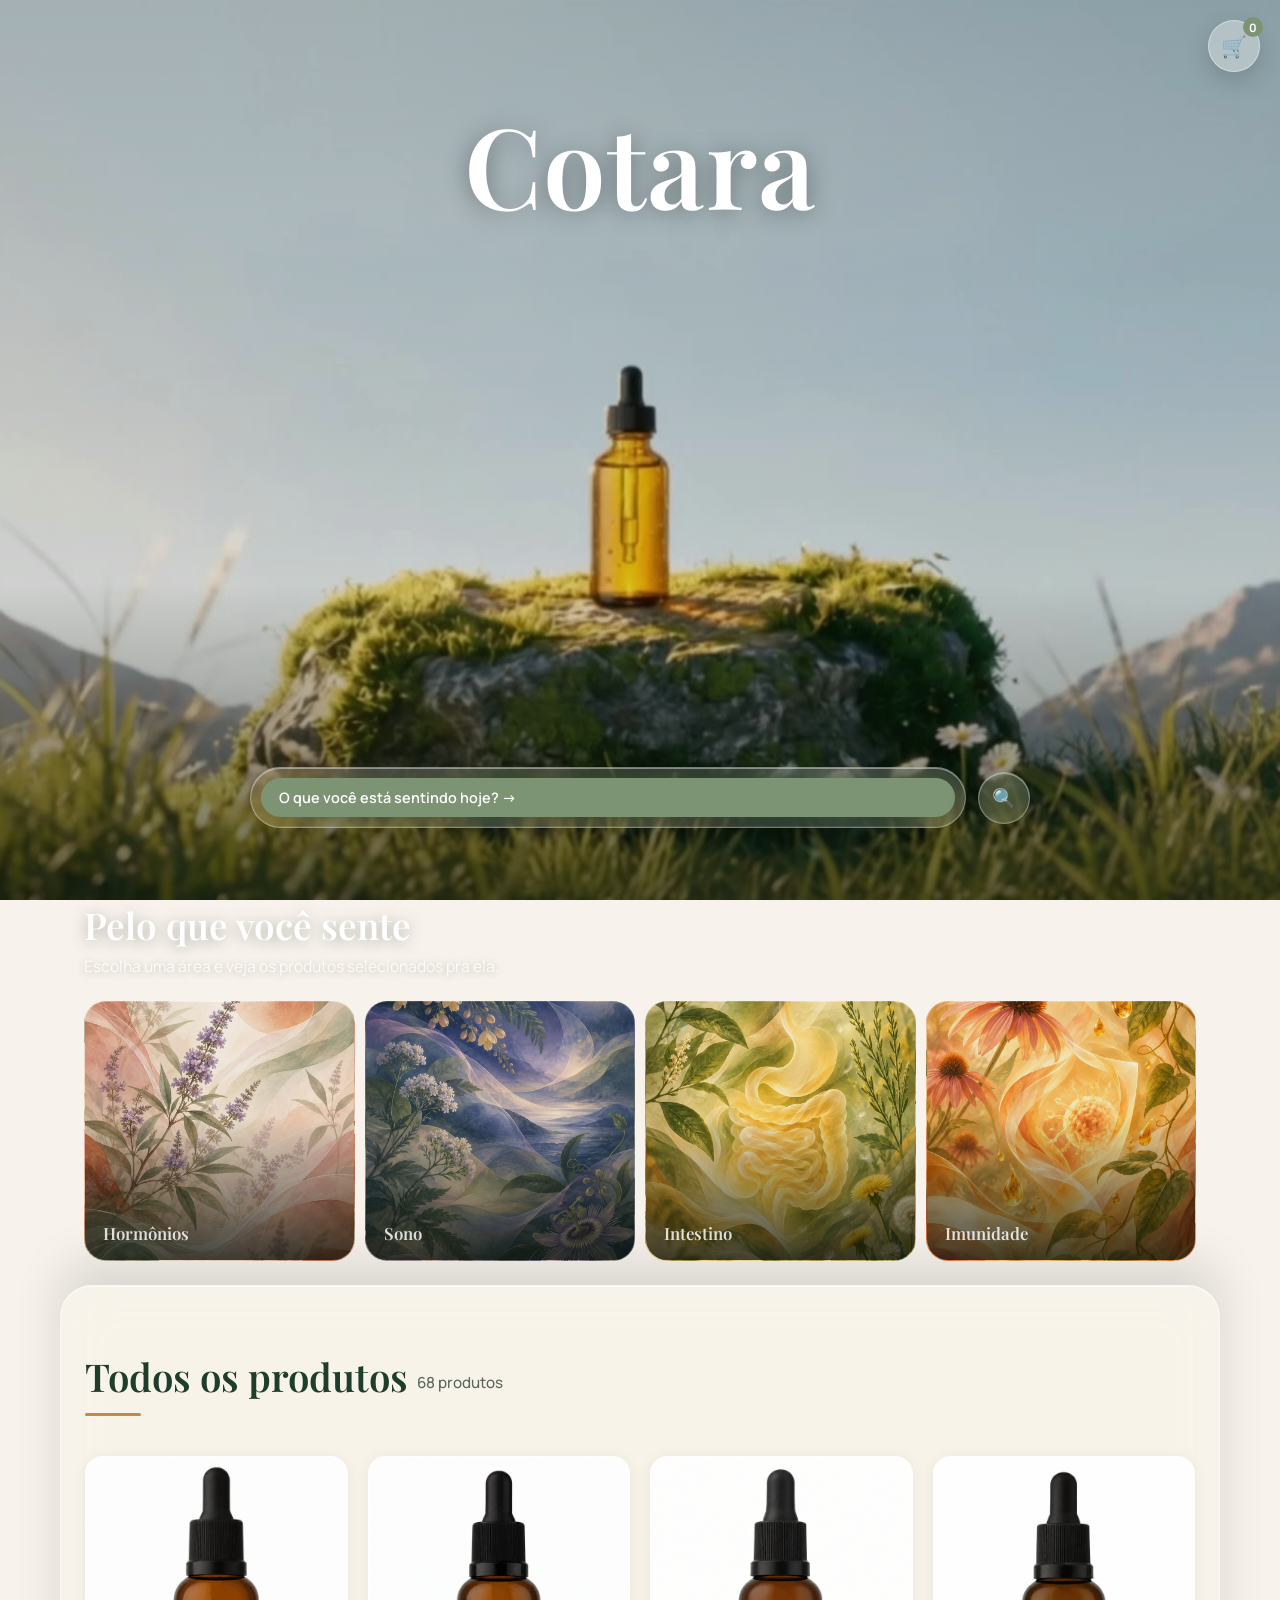
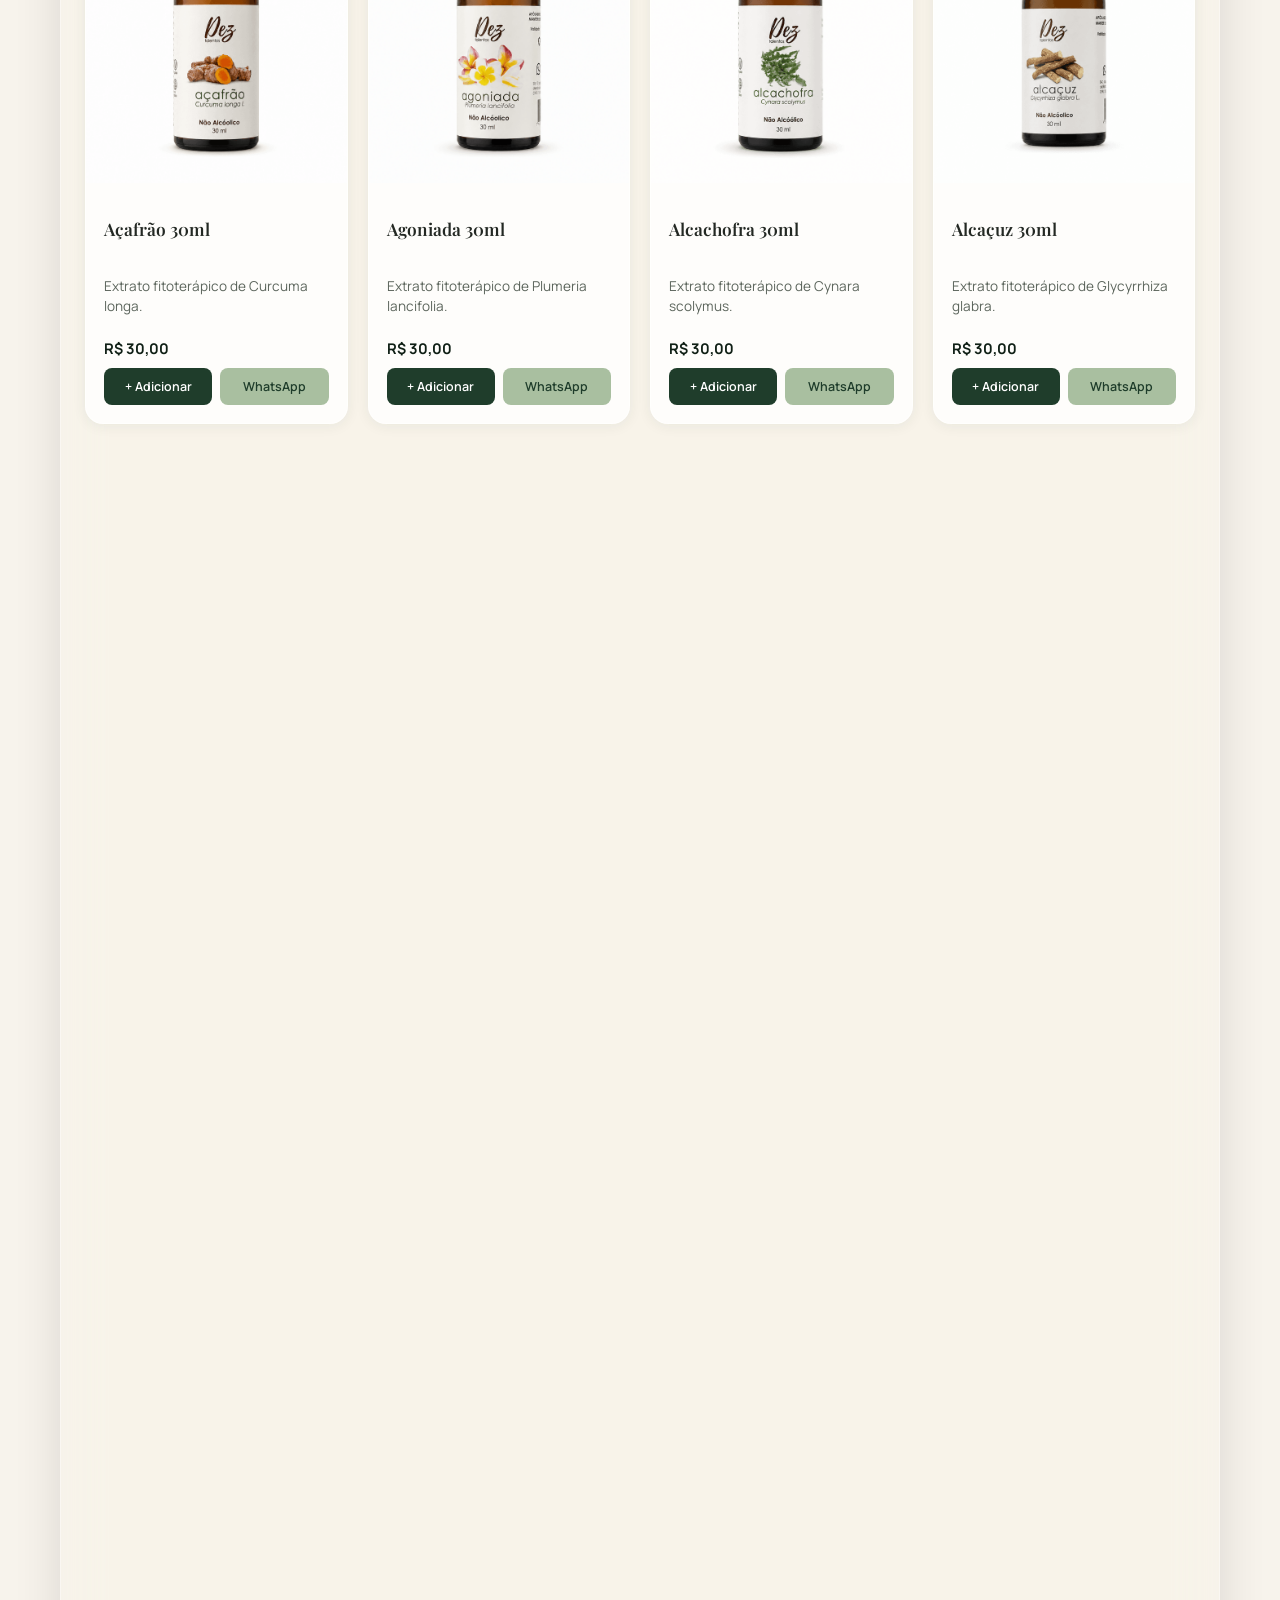
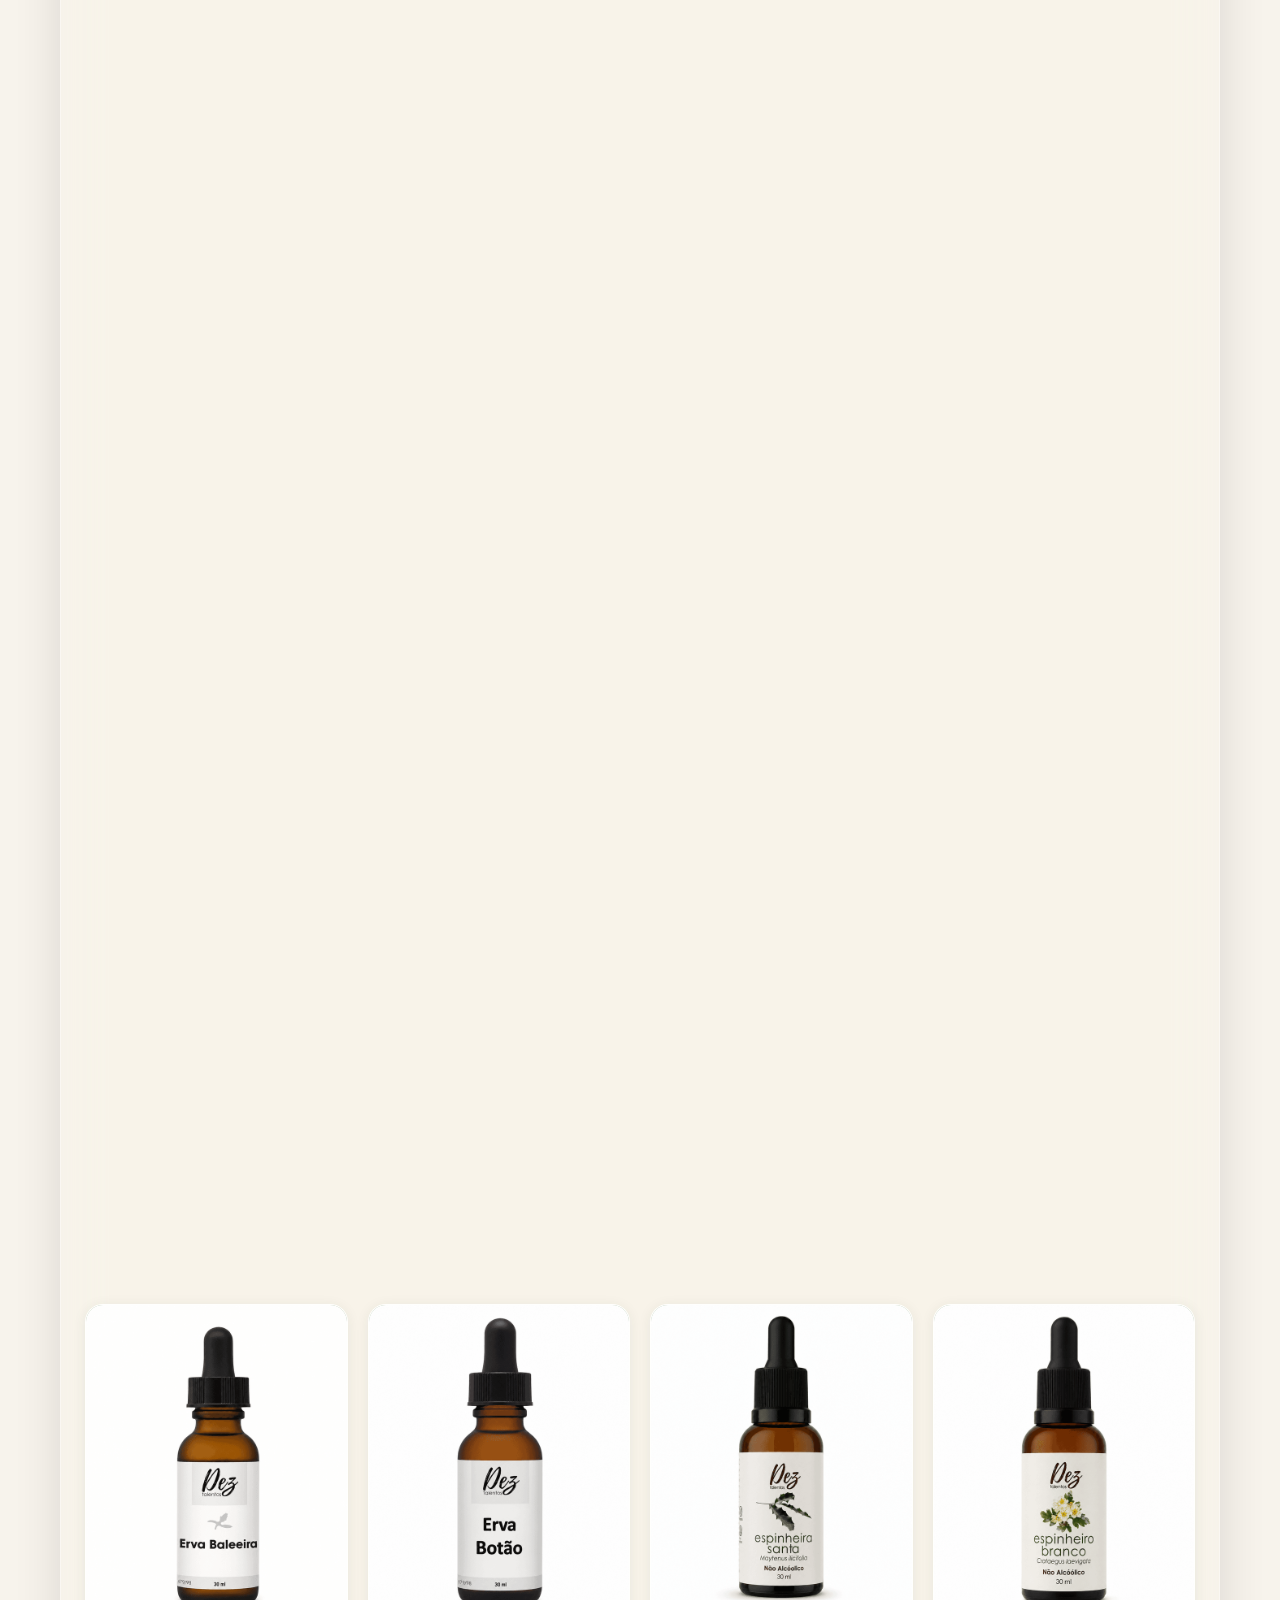
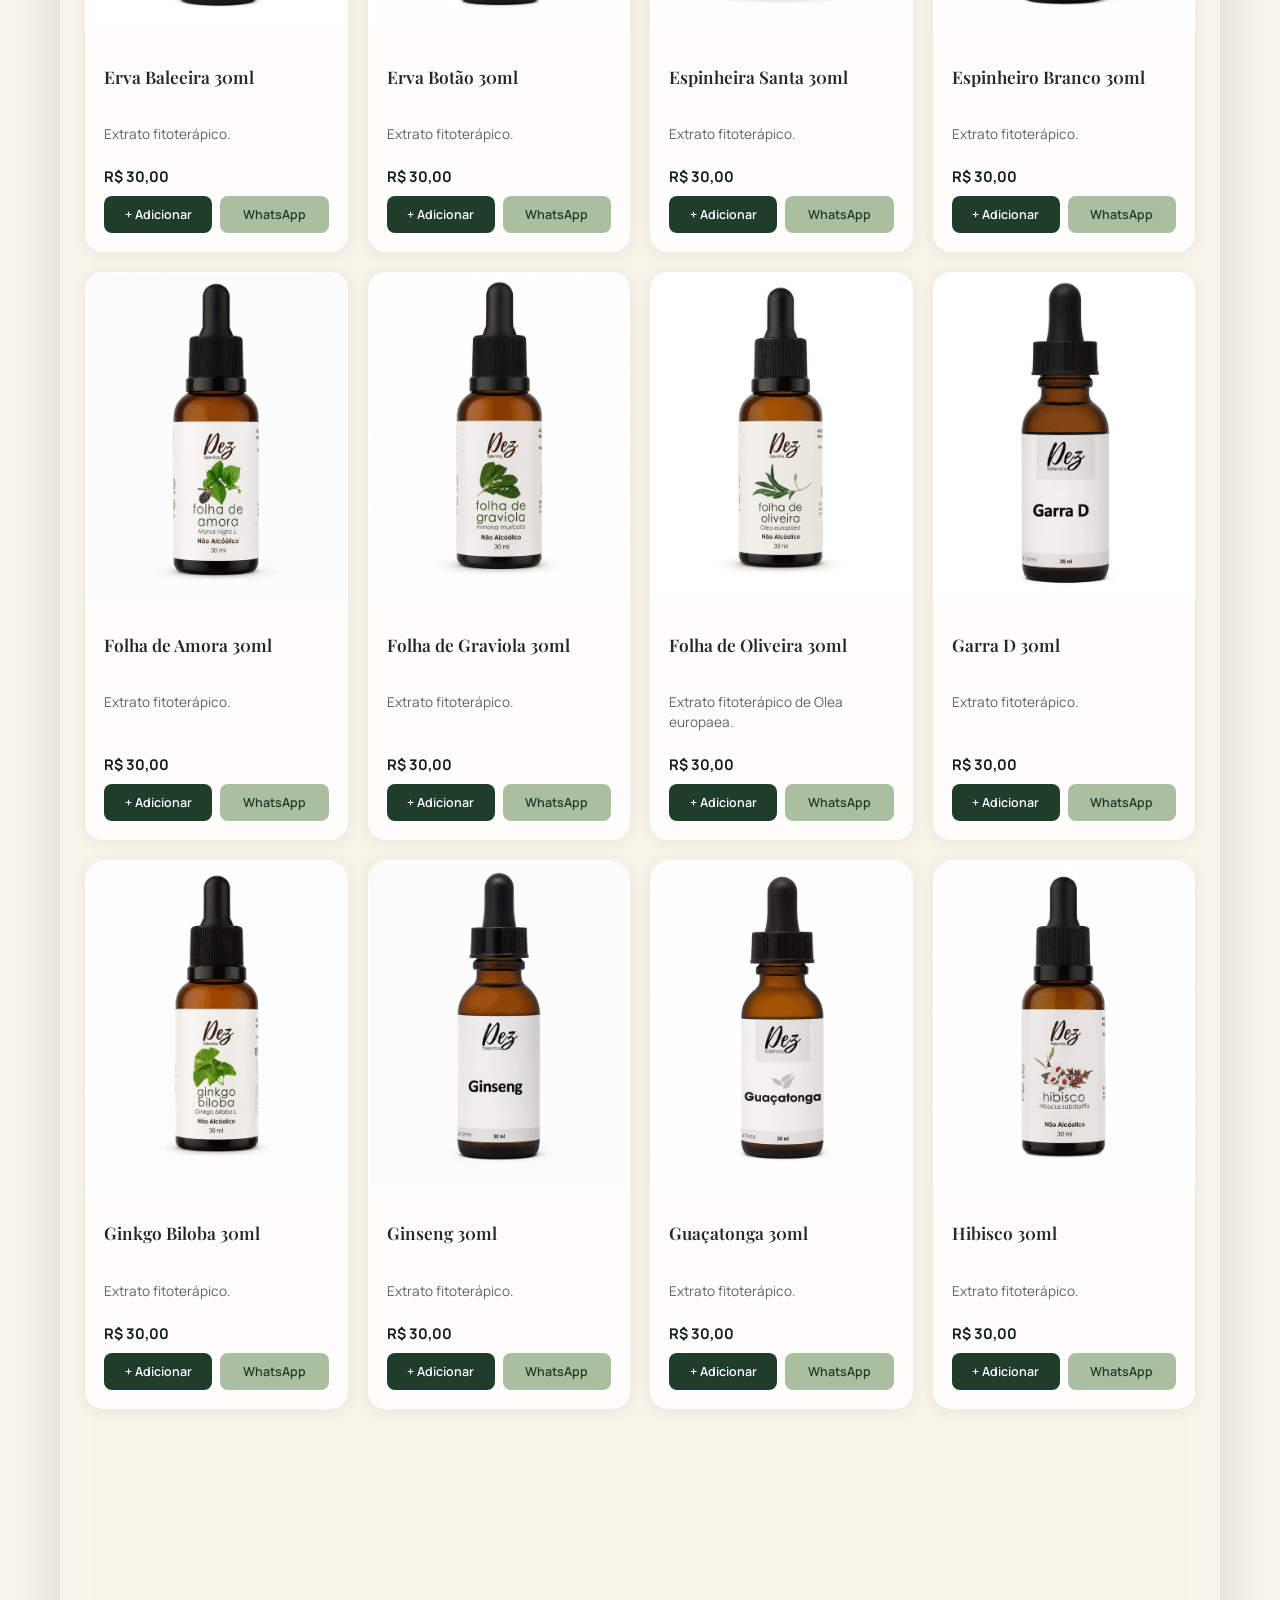
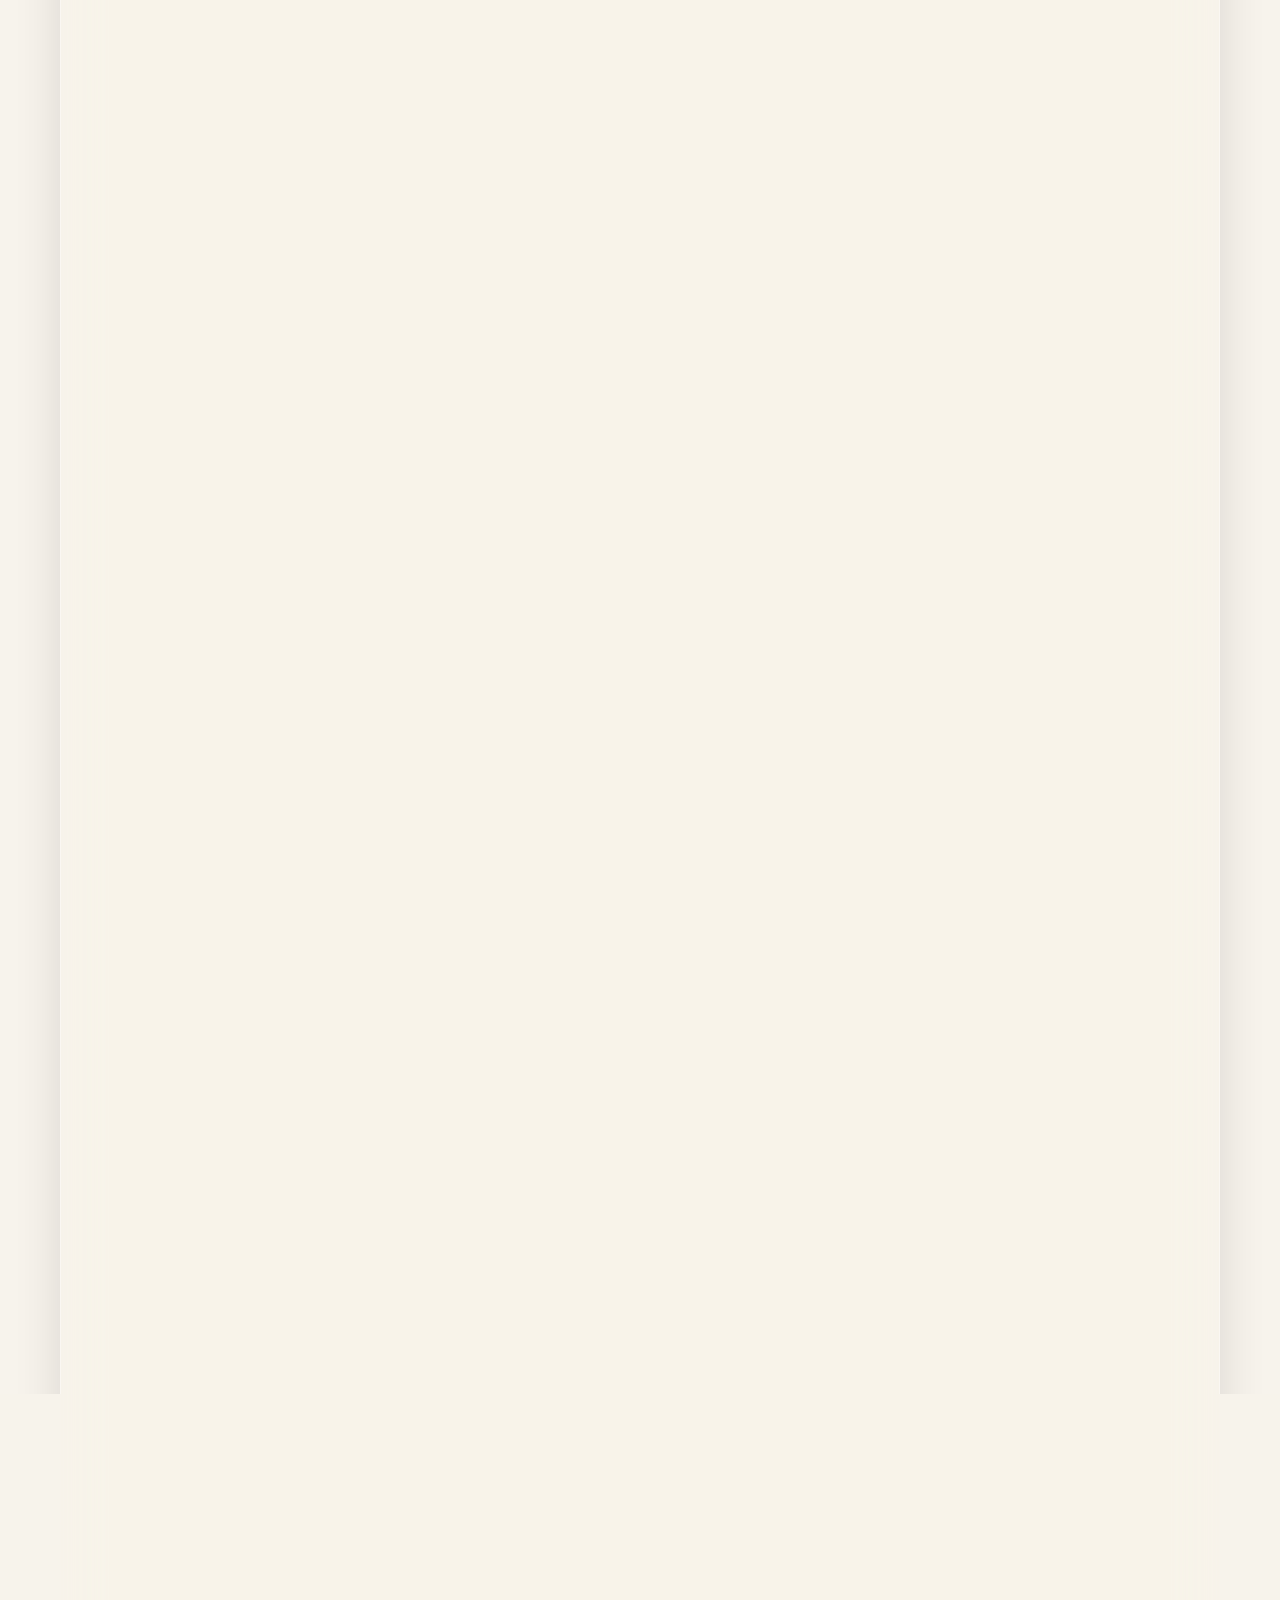
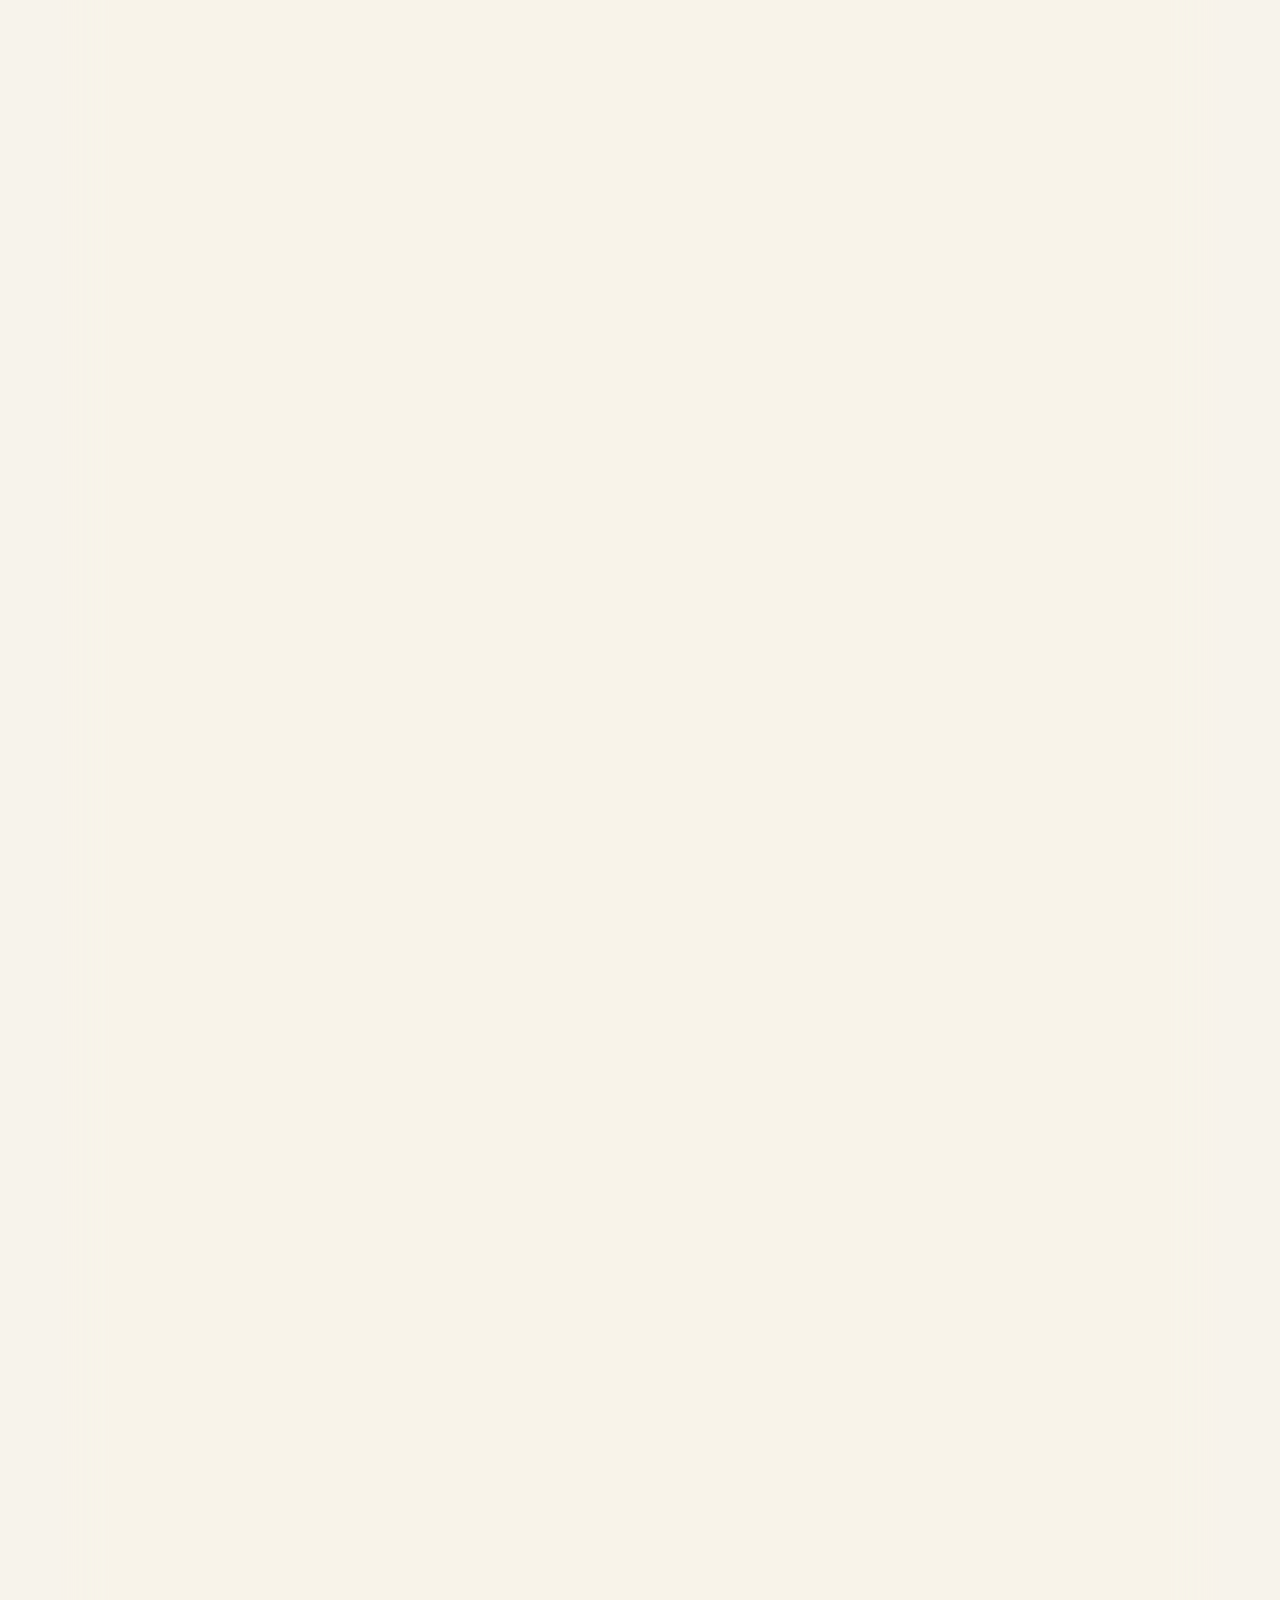
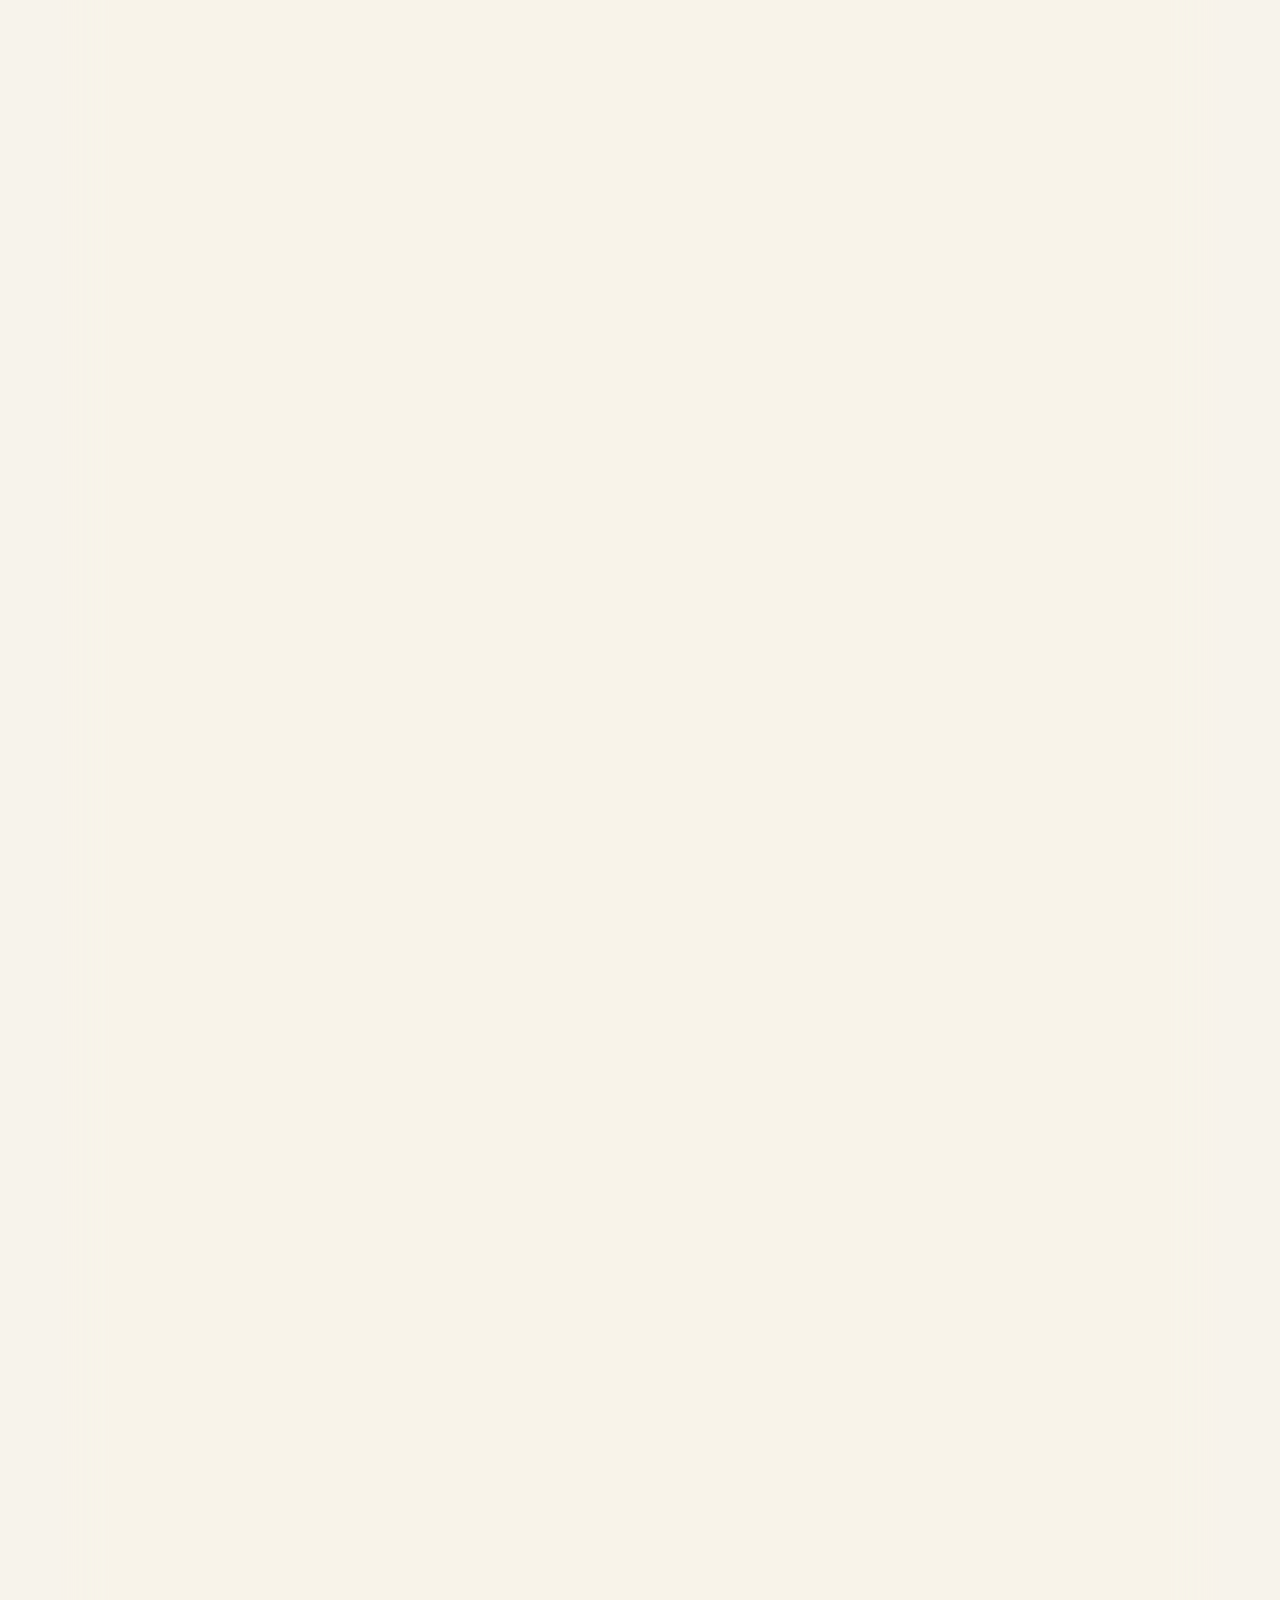
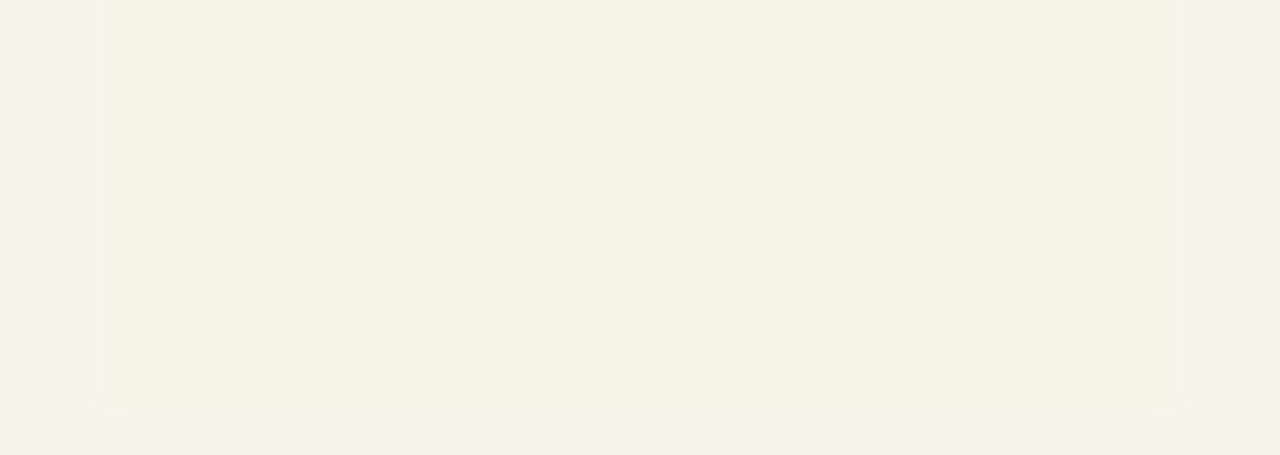
<file: index.html>
<!DOCTYPE html>
<html lang="pt-BR">
<head>
  <meta charset="UTF-8">
  <meta name="viewport" content="width=device-width, initial-scale=1.0">
  <meta name="description" content="Bem-estar, do jeito que a natureza pretendia.">
  <title>Cotara - Catálogo</title>
  <link rel="preconnect" href="https://fonts.googleapis.com">
  <link rel="preconnect" href="https://fonts.gstatic.com" crossorigin>
  <link href="https://fonts.googleapis.com/css2?family=Playfair+Display:wght@500;600&family=Manrope:wght@400;500;600;700&display=swap" rel="stylesheet">
  <link rel="stylesheet" href="css/style.css">
</head>
<body>

  <div class="site-fundo" id="site-fundo" aria-hidden="true">
    <video class="hero__img" src="design-references/hero-video.mp4" poster="design-references/hero-video-poster.jpg" muted loop playsinline preload="auto"></video>
    <div class="hero__overlay"></div>
    <div class="hero__veu" id="hero-veu"></div>
  </div>

  <div class="hero-primeiro-plano">
    <div class="hero__content">
      <h1 class="hero__headline">Cotara</h1>
    </div>

    <div class="hero-busca-grupo">
      <nav class="pill-nav" aria-label="Navegação principal">
        <button class="pill-nav__item pill-nav__item--cta" type="button" id="cta-sintoma">O que você está sentindo hoje? →</button>
      </nav>
      <button class="busca-fab" id="busca-fab" type="button" aria-label="Pesquisar produtos">🔍</button>
    </div>
  </div>

  <section class="categorias" aria-label="Categorias em destaque">
    <div class="categorias__cabeca">
      <h2 class="categorias__titulo">Pelo que você sente</h2>
      <p class="categorias__legenda">Escolha uma área e veja os produtos selecionados pra ela.</p>
    </div>
    <div class="categorias__paineis">
      <button class="categoria-painel" type="button" data-slug="hormonios" style="background-image:url('design-references/hormonio-card-otimizado.jpg')">
        <span class="categoria-painel__rotulo">Hormônios</span>
      </button>
      <button class="categoria-painel" type="button" data-slug="sono-ansiedade" style="background-image:url('design-references/sono-card-otimizado.jpg')">
        <span class="categoria-painel__rotulo">Sono</span>
      </button>
      <button class="categoria-painel" type="button" data-slug="intestino-digestao" style="background-image:url('design-references/intestino-card-otimizado.jpg')">
        <span class="categoria-painel__rotulo">Intestino</span>
      </button>
      <button class="categoria-painel" type="button" data-slug="imunidade-garganta" style="background-image:url('design-references/imunidade-card-otimizado.jpg')">
        <span class="categoria-painel__rotulo">Imunidade</span>
      </button>
    </div>
  </section>

  <section class="produtos" id="produtos">
    <h2 class="produtos__titulo">Todos os produtos</h2>
    <div class="produtos__lista" id="produtos-grid">
      <!-- preenchido via js/app.js a partir de js/produtos.js -->
    </div>
  </section>

  <div class="modal-overlay" id="modal-overlay" hidden>
    <div class="modal" id="modal-sintoma" role="dialog" aria-modal="true" aria-labelledby="modal-titulo" tabindex="-1">
      <button class="modal__fechar" id="modal-fechar" type="button" aria-label="Fechar">×</button>
      <h2 id="modal-titulo" class="modal__titulo">O que você está sentindo hoje?</h2>

      <div class="modal__corpo">
        <div class="wireframe-wrap" id="wireframe-wrap">
          <img class="wireframe__figura" id="wireframe-figura" src="design-references/wireframe-corpo-otimizado.png" alt="Silhueta em wireframe de um corpo humano, usada pra selecionar a região do sintoma" draggable="false">
          <div class="hotspots" id="hotspots"><!-- gerado via js/app.js --></div>
        </div>

        <ul class="sintomas-lista" id="sintomas-lista"><!-- gerado via js/app.js --></ul>
      </div>

      <button class="modal__confirmar" id="modal-confirmar" type="button" disabled>Ver produtos →</button>
    </div>
  </div>

  <div class="modal-overlay" id="busca-overlay" hidden>
    <div class="modal modal--busca" id="busca-modal" role="dialog" aria-modal="true" aria-labelledby="busca-titulo" tabindex="-1">
      <button class="modal__fechar" id="busca-fechar" type="button" aria-label="Fechar">×</button>
      <h2 id="busca-titulo" class="modal__titulo">Pesquisar produtos</h2>

      <div class="busca-campo-wrap">
        <span class="busca-campo__icone" aria-hidden="true">🔍</span>
        <input type="search" id="busca-input" class="busca-campo" placeholder="Ex.: intestino, óleos essenciais, própolis..." autocomplete="off" aria-label="Pesquisar produtos por nome, categoria ou sintoma">
      </div>

      <p class="busca-dica" id="busca-dica">Digite pelo menos 2 letras para buscar por nome, categoria ou sintoma.</p>
      <p class="busca-vazio" id="busca-vazio" hidden></p>
      <div class="produtos__lista busca-resultados" id="busca-resultados"></div>
    </div>
  </div>

  <div class="modal-overlay" id="produto-overlay" hidden>
    <div class="modal modal--produto" id="produto-modal" role="dialog" aria-modal="true" aria-labelledby="produto-titulo" tabindex="-1">
      <button class="modal__fechar" id="produto-fechar" type="button" aria-label="Fechar">×</button>
      <div class="produto-detalhe">
        <div class="produto-detalhe__img" id="produto-detalhe-img"></div>
        <div class="produto-detalhe__corpo">
          <h2 id="produto-titulo" class="produto-detalhe__nome"></h2>
          <span class="produto-detalhe__preco" id="produto-detalhe-preco"></span>
          <p class="produto-detalhe__desc" id="produto-detalhe-desc"></p>
          <button class="produto-detalhe__desc-toggle" id="produto-detalhe-desc-toggle" type="button" hidden>Ler descrição completa</button>
          <div class="produto-detalhe__acoes">
            <button class="entrada__add" id="produto-detalhe-add" type="button">Adicionar ao carrinho</button>
            <button class="entrada__whats" id="produto-detalhe-whats" type="button">Comprar no WhatsApp</button>
          </div>
        </div>
      </div>
    </div>
  </div>

  <button class="cart-fab" id="cart-fab" type="button" aria-label="Ver carrinho">
    🛒<span class="cart-fab__badge" id="cart-badge">0</span>
  </button>

  <div class="cart-overlay" id="cart-overlay" hidden>
    <aside class="cart-painel" id="cart-painel" role="dialog" aria-modal="true" aria-labelledby="cart-titulo" tabindex="-1">
      <div class="cart-painel__cabeca">
        <h2 id="cart-titulo" class="cart-painel__titulo">🛒 Seu carrinho</h2>
        <button class="cart-fechar" id="cart-fechar" type="button" aria-label="Fechar carrinho">×</button>
      </div>

      <div class="cart-itens" id="cart-itens"></div>

      <div class="cart-painel__rodape">
        <div class="cart-linha-total"><span>Total de itens</span><span id="cart-total-itens">0</span></div>
        <div class="cart-linha-total"><span>Total</span><span id="cart-total-valor">R$ 0,00</span></div>
        <button class="cart-checkout" id="cart-checkout" type="button" disabled>Finalizar pedido via WhatsApp</button>
      </div>
    </aside>
  </div>

  <div class="toast" id="toast">✅ Produto adicionado ao carrinho!</div>

  <script src="js/produtos.js"></script>
  <script src="js/areas-corpo.js"></script>
  <script src="js/app.js"></script>
</body>
</html>
</file>
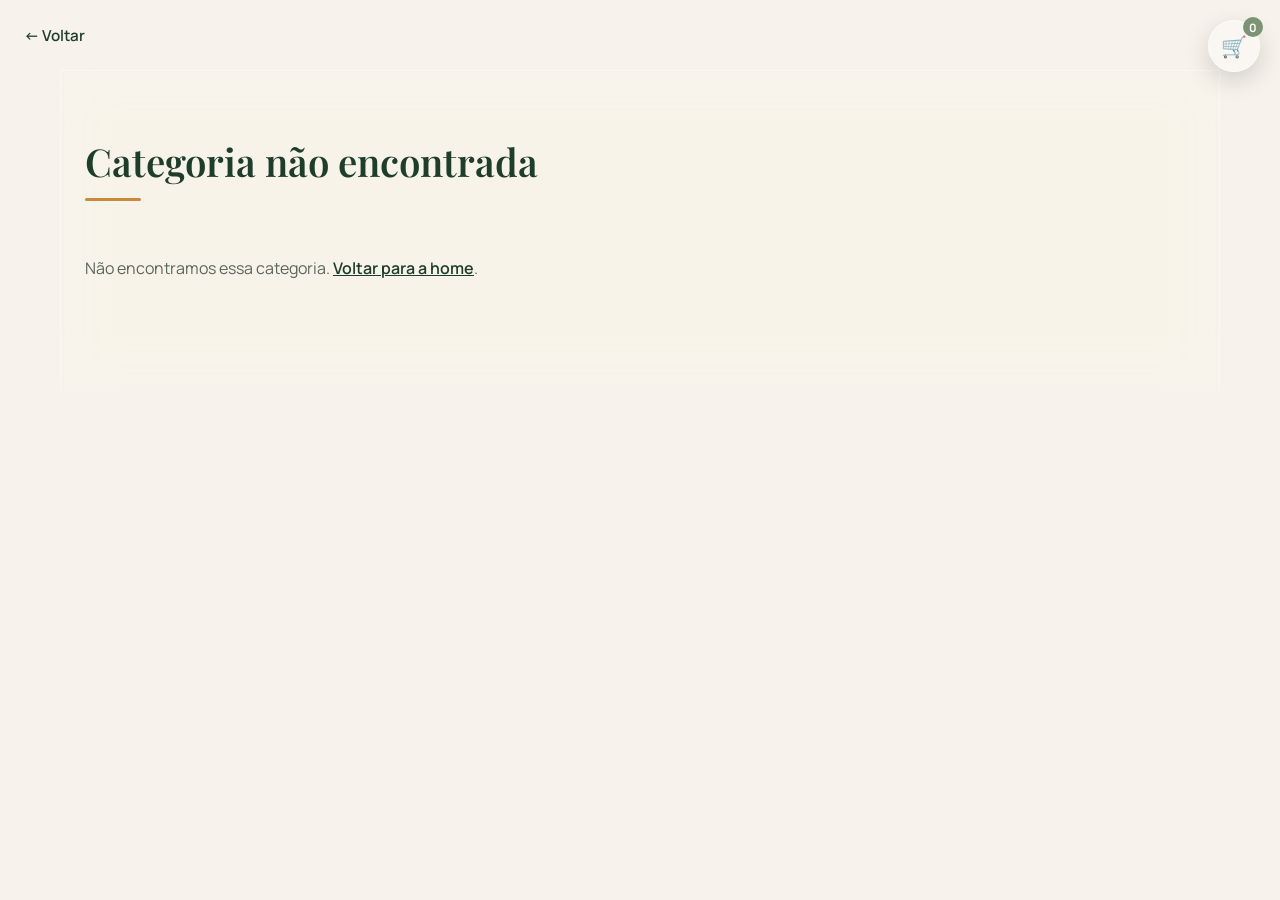
<file: categoria.html>
<!DOCTYPE html>
<html lang="pt-BR">
<head>
  <meta charset="UTF-8">
  <meta name="viewport" content="width=device-width, initial-scale=1.0">
  <title>Cotara - Categoria</title>
  <link rel="preconnect" href="https://fonts.googleapis.com">
  <link rel="preconnect" href="https://fonts.gstatic.com" crossorigin>
  <link href="https://fonts.googleapis.com/css2?family=Playfair+Display:wght@500;600&family=Manrope:wght@400;500;600;700&display=swap" rel="stylesheet">
  <link rel="stylesheet" href="css/style.css">
</head>
<body>

  <header class="categoria-header">
    <a class="categoria-header__voltar" href="index.html">← Voltar</a>
  </header>

  <section class="produtos" id="categoria-conteudo">
    <h1 class="produtos__titulo" id="categoria-titulo">Carregando…</h1>
    <p class="categoria__vazio" id="categoria-vazio" hidden></p>
    <div class="produtos__lista" id="categoria-grid">
      <!-- preenchido via js/categoria.js a partir de js/produtos.js -->
    </div>
  </section>

  <div class="modal-overlay" id="produto-overlay" hidden>
    <div class="modal modal--produto" id="produto-modal" role="dialog" aria-modal="true" aria-labelledby="produto-titulo" tabindex="-1">
      <button class="modal__fechar" id="produto-fechar" type="button" aria-label="Fechar">×</button>
      <div class="produto-detalhe">
        <div class="produto-detalhe__img" id="produto-detalhe-img"></div>
        <div class="produto-detalhe__corpo">
          <h2 id="produto-titulo" class="produto-detalhe__nome"></h2>
          <span class="produto-detalhe__preco" id="produto-detalhe-preco"></span>
          <p class="produto-detalhe__desc" id="produto-detalhe-desc"></p>
          <button class="produto-detalhe__desc-toggle" id="produto-detalhe-desc-toggle" type="button" hidden>Ler descrição completa</button>
          <div class="produto-detalhe__acoes">
            <button class="entrada__add" id="produto-detalhe-add" type="button">Adicionar ao carrinho</button>
            <button class="entrada__whats" id="produto-detalhe-whats" type="button">Comprar no WhatsApp</button>
          </div>
        </div>
      </div>
    </div>
  </div>

  <button class="cart-fab" id="cart-fab" type="button" aria-label="Ver carrinho">
    🛒<span class="cart-fab__badge" id="cart-badge">0</span>
  </button>

  <div class="cart-overlay" id="cart-overlay" hidden>
    <aside class="cart-painel" id="cart-painel" role="dialog" aria-modal="true" aria-labelledby="cart-titulo" tabindex="-1">
      <div class="cart-painel__cabeca">
        <h2 id="cart-titulo" class="cart-painel__titulo">🛒 Seu carrinho</h2>
        <button class="cart-fechar" id="cart-fechar" type="button" aria-label="Fechar carrinho">×</button>
      </div>

      <div class="cart-itens" id="cart-itens"></div>

      <div class="cart-painel__rodape">
        <div class="cart-linha-total"><span>Total de itens</span><span id="cart-total-itens">0</span></div>
        <div class="cart-linha-total"><span>Total</span><span id="cart-total-valor">R$ 0,00</span></div>
        <button class="cart-checkout" id="cart-checkout" type="button" disabled>Finalizar pedido via WhatsApp</button>
      </div>
    </aside>
  </div>

  <div class="toast" id="toast">✅ Produto adicionado ao carrinho!</div>

  <script src="js/produtos.js"></script>
  <script src="js/areas-corpo.js"></script>
  <script src="js/app.js"></script>
  <script src="js/categoria.js"></script>
</body>
</html>
</file>
<file: css/style.css>
/* Catálogo Cotara — Fase 4: landing estática (hero + pílula + lista alfabética) */

:root {
  --verde-profundo: #1f3d2b;
  --verde-musgo: #0f1f15;
  --verde-salvia: #7c9473;
  --verde-salvia-claro: #a9bfa0;
  --creme: #f7f3ec;
  /* tom do vidro do frasco conta-gotas da foto do hero — usado com parcimônia,
     um único acento quente pra contrastar com o verde, nunca como cor de base */
  --ambar: #c98a3d;
  --ambar-suave: #e2b876;
  --texto: #232823;
  --texto-suave: #5c655c;
  --branco: #ffffff;

  --font-serif: 'Playfair Display', Georgia, 'Times New Roman', serif;
  --font-sans: 'Manrope', -apple-system, BlinkMacSystemFont, 'Segoe UI', sans-serif;
}

* {
  box-sizing: border-box;
}

body {
  margin: 0;
  background: var(--creme);
  color: var(--texto);
  font-family: var(--font-sans);
}

img {
  max-width: 100%;
  display: block;
}

button {
  font-family: inherit;
}

button:focus-visible,
a:focus-visible {
  outline: 2px solid var(--verde-salvia);
  outline-offset: 2px;
}

/* ---------- Fundo fixo do site (só landing) ----------
 * A imagem do hero fica fixa atrás da página inteira (não só do hero) —
 * pedido explícito do usuário, escopo confirmado: só index.html. Isso
 * reverte a decisão de performance da Fase 9 (sticky escopado, que soltava
 * o fundo depois da transição pra não recalcular blur pelo resto da
 * rolagem) — aqui o fundo nunca solta, então os 68 cards com backdrop-filter
 * seguem sobre ele o tempo todo. Testado em 390px; se travar em aparelho
 * real, reduzir blur de .produtos/.entrada primeiro.
 *
 * .hero__veu escurece progressivamente via JS (scroll listener leve, rAF-
 * throttled em app.js) — um gradiente estático não dá conta disso porque
 * o fundo é fixed (sempre mostra o mesmo enquadramento, não "cresce" com a
 * página), então só JS consegue ligar a opacidade à posição de rolagem.
 */

.site-fundo {
  position: fixed;
  inset: 0;
  z-index: -1;
  overflow: hidden;
  background: var(--verde-profundo);
}

.hero__img {
  position: absolute;
  inset: 0;
  width: 100%;
  height: 100%;
  object-fit: cover;
}

/* Ken Burns é só pro fallback de imagem estática — o hero-video.mp4 já tem
   movimento de câmera próprio (gravado/gerado), aplicar os dois juntos
   ficava "over" (zoom duplicado). Se um dia voltar a ser <img>, a
   animação volta sozinha por causa do seletor de tag. */
img.hero__img {
  animation: kenburns 26s ease-in-out infinite alternate;
  will-change: transform;
}

@keyframes kenburns {
  0% {
    transform: scale(1) translate(0, 0);
  }
  100% {
    transform: scale(1.08) translate(-1.5%, -1%);
  }
}

.hero__overlay {
  position: absolute;
  inset: 0;
  background: linear-gradient(
    to top,
    rgba(15, 25, 15, 0.65) 0%,
    rgba(15, 25, 15, 0.15) 35%,
    rgba(15, 25, 15, 0.25) 100%
  );
}

.hero__veu {
  position: absolute;
  inset: 0;
  background: rgba(10, 18, 12, 1);
  opacity: 0;
}

.hero-primeiro-plano {
  position: relative;
  height: 100vh;
  min-height: 560px;
}

.hero__content {
  position: relative;
  z-index: 1;
  padding: 12vh 24px 0;
  text-align: center;
}

.hero__headline {
  margin: 0 auto;
  max-width: min(20ch, 85vw);
  font-family: var(--font-serif);
  font-weight: 600;
  font-size: clamp(3.4rem, 12vw, 7rem);
  letter-spacing: 0.01em;
  line-height: 1;
  color: var(--branco);
  text-shadow: 0 2px 24px rgba(0, 0, 0, 0.35);
  overflow-wrap: break-word;
}

/* ---------- Pílula de navegação ----------
 * Uma linha só, com o CTA de sintoma (a "busca guiada") em largura total —
 * os atalhos de categoria que moravam numa segunda linha viraram os cards
 * de .categorias logo abaixo (pílula de 2 linhas ficou "grossa" demais,
 * voltou a ser só isso). A lupa de busca por palavra (busca-fab) fica de
 * propósito FORA da pílula, grudada por fora, como um botão satélite. */

.hero-busca-grupo {
  position: absolute;
  left: 50%;
  bottom: 8%;
  transform: translateX(-50%);
  z-index: 2;
  display: flex;
  align-items: center;
  gap: 12px;
  width: min(94%, 780px);
}

.pill-nav {
  flex: 1 1 auto;
  min-width: 0;
  display: flex;
  padding: 10px;
  border-radius: 999px;
  background: rgba(255, 255, 255, 0.16);
  backdrop-filter: blur(16px) saturate(160%);
  -webkit-backdrop-filter: blur(16px) saturate(160%);
  border: 1px solid rgba(255, 255, 255, 0.32);
  box-shadow:
    0 8px 32px rgba(0, 0, 0, 0.18),
    inset 0 1px 0 rgba(255, 255, 255, 0.4),
    inset 0 -1px 0 rgba(255, 255, 255, 0.08);
}

.pill-nav__item {
  border: none;
  border-radius: 999px;
  padding: 10px 18px;
  font-size: 0.9rem;
  font-weight: 500;
  color: var(--branco);
  background: transparent;
  cursor: pointer;
  white-space: nowrap;
  transition: background 0.2s ease, transform 0.15s ease;
}

.pill-nav__item:hover {
  background: rgba(255, 255, 255, 0.18);
  transform: translateY(-1px);
}

.pill-nav__item:active {
  transform: translateY(0) scale(0.97);
}

.pill-nav__item--cta {
  flex: 1;
  text-align: left;
  background: var(--verde-salvia);
  color: var(--branco);
  font-weight: 600;
}

.pill-nav__item--cta:hover {
  background: var(--verde-profundo);
}

.busca-fab {
  flex-shrink: 0;
  width: 52px;
  height: 52px;
  border: 1px solid rgba(255, 255, 255, 0.32);
  border-radius: 50%;
  background: rgba(255, 255, 255, 0.16);
  backdrop-filter: blur(16px) saturate(160%);
  -webkit-backdrop-filter: blur(16px) saturate(160%);
  box-shadow:
    0 8px 32px rgba(0, 0, 0, 0.18),
    inset 0 1px 0 rgba(255, 255, 255, 0.4),
    inset 0 -1px 0 rgba(255, 255, 255, 0.08);
  color: var(--branco);
  font-size: 1.2rem;
  cursor: pointer;
  display: flex;
  align-items: center;
  justify-content: center;
  transition: background 0.2s ease, transform 0.2s ease;
}

.busca-fab:hover {
  background: rgba(255, 255, 255, 0.26);
  transform: translateY(-2px);
}

.busca-fab:active {
  transform: translateY(0) scale(0.92);
}

/* ---------- Categorias em destaque ----------
 * Cards que cedem espaço um pro outro no hover — adaptado de um efeito de
 * "painéis que expandem" (referência do usuário). O original usava JS pra
 * alternar uma classe "aberto"; aqui o mesmo resultado visual sai só de
 * CSS (:hover muda o flex-grow do card, o flexbox resolve a divisão de
 * espaço sozinho — não precisa de JS pra isso). Clique sempre navega pro
 * ?area=<slug> correspondente (mesmo destino que os atalhos da pílula
 * tinham antes), então funciona igual em touch (sem hover) e no teclado.
 * Fundo é um gradiente placeholder — cada .categoria-painel pode receber
 * um `style="background-image:url(...)"` inline quando as fotos estiverem
 * prontas; o ::before (scrim escuro) já garante contraste do rótulo em
 * cima de foto sem precisar mexer em mais nada. */

.categorias {
  position: relative;
  z-index: 2;
  max-width: 1160px;
  margin: 0 auto;
  padding: 0 24px 48px;
}

.categorias__cabeca {
  margin: 0 0 24px;
}

.categorias__titulo {
  margin: 0 0 6px;
  font-family: var(--font-serif);
  font-weight: 600;
  font-size: clamp(1.7rem, 3vw, 2.3rem);
  color: var(--branco);
  text-shadow: 0 2px 16px rgba(0, 0, 0, 0.35);
}

.categorias__legenda {
  margin: 0;
  font-size: 0.98rem;
  color: rgba(255, 255, 255, 0.82);
  text-shadow: 0 1px 8px rgba(0, 0, 0, 0.3);
}

.categorias__paineis {
  display: flex;
  gap: 10px;
  width: 100%;
  height: 260px;
}

.categoria-painel {
  position: relative;
  flex: 1;
  min-width: 0;
  border: 1px solid rgba(255, 255, 255, 0.14);
  border-radius: 22px;
  overflow: hidden;
  cursor: pointer;
  padding: 0;
  background: linear-gradient(160deg, var(--verde-profundo), #101d14);
  background-size: cover;
  background-position: center;
  opacity: 0;
  transition: flex 0.55s cubic-bezier(0.16, 1, 0.3, 1), border-color 0.4s ease,
    box-shadow 0.4s ease, opacity 0.6s ease;
}

.categoria-painel.is-visivel {
  opacity: 1;
}

.categoria-painel::before {
  content: "";
  position: absolute;
  inset: 0;
  background: linear-gradient(to top, rgba(10, 18, 12, 0.75) 0%, rgba(10, 18, 12, 0.05) 55%);
}

.categoria-painel__rotulo {
  position: absolute;
  left: 18px;
  bottom: 16px;
  z-index: 1;
  font-family: var(--font-serif);
  font-weight: 600;
  font-size: 1.05rem;
  color: rgba(255, 255, 255, 0.85);
  white-space: nowrap;
  transition: color 0.3s ease, font-size 0.3s ease;
}

@media (hover: hover) and (pointer: fine) {
  .categoria-painel:hover {
    flex: 2.4;
    border-color: rgba(226, 184, 118, 0.55);
    box-shadow: 0 16px 40px rgba(0, 0, 0, 0.35);
  }

  .categoria-painel:hover .categoria-painel__rotulo {
    color: var(--branco);
    font-size: 1.25rem;
  }
}

.categoria-painel:active {
  transform: scale(0.98);
}

/* ---------- Lista de produtos ---------- */

.produtos {
  position: relative;
  z-index: 2;
  max-width: 1160px;
  margin: 0 auto;
  padding: 64px 24px 96px;
  background: rgba(247, 243, 236, 0.45);
  backdrop-filter: blur(26px) saturate(150%);
  -webkit-backdrop-filter: blur(26px) saturate(150%);
  border: 1px solid rgba(255, 255, 255, 0.35);
  border-bottom: none;
}

/* só na landing: leve sobreposição decorativa na borda do hero — o vidro em
   si já revela o fundo fixo (.site-fundo) por trás durante toda a rolagem,
   não só aqui. */
#produtos {
  margin-top: -24px;
  border-radius: 32px 32px 0 0;
  box-shadow:
    0 -24px 48px rgba(0, 0, 0, 0.12),
    inset 0 1px 0 rgba(255, 255, 255, 0.45);
}

.produtos__titulo {
  position: relative;
  display: inline-block;
  font-family: var(--font-serif);
  font-weight: 600;
  font-size: clamp(1.8rem, 3vw, 2.4rem);
  color: var(--verde-profundo);
  margin: 0 0 40px;
  padding-bottom: 14px;
}

/* fio de acento em âmbar — o mesmo tom do vidro do frasco, não decoração
   solta: é a mesma âncora de cor usada no hover dos cards de categoria. */
.produtos__titulo::after {
  content: "";
  position: absolute;
  left: 0;
  bottom: 0;
  width: 56px;
  height: 3px;
  border-radius: 999px;
  background: var(--ambar);
}

.produtos__contagem {
  font-family: var(--font-sans);
  font-weight: 500;
  font-size: 0.95rem;
  color: var(--texto-suave);
  vertical-align: middle;
}

.produtos__lista {
  display: grid;
  grid-template-columns: repeat(auto-fill, minmax(220px, 1fr));
  gap: 20px;
}

.entrada {
  display: flex;
  flex-direction: column;
  /* sem backdrop-filter aqui de propósito: o painel .produtos já borra o
     fundo fixo uma vez por trás de tudo; repetir o blur em cada um dos 68
     cards é o que estourava o orçamento de GPU em mobile (ver seção 4 do
     CLAUDE.md) sem diferença visível — o card só precisa do tom translúcido. */
  background: rgba(255, 255, 255, 0.78);
  border: 1px solid rgba(255, 255, 255, 0.6);
  border-radius: 18px;
  overflow: hidden;
  box-shadow: 0 2px 14px rgba(31, 61, 43, 0.07);
  cursor: pointer;
  opacity: 0;
  transition: transform 0.2s ease, box-shadow 0.2s ease, opacity 0.6s ease;
}

.entrada.is-visivel {
  opacity: 1;
}

.entrada:hover {
  transform: translateY(-4px);
  box-shadow: 0 14px 32px rgba(31, 61, 43, 0.16);
}

.entrada:active {
  transform: translateY(-1px) scale(0.99);
}

.entrada__img {
  width: 100%;
  aspect-ratio: 4 / 5;
  overflow: hidden;
  background-color: var(--verde-salvia-claro);
}

.entrada__img > span {
  display: block;
  width: 100%;
  height: 100%;
  background-size: cover;
  background-position: center;
  transition: transform 0.4s ease;
}

.entrada:hover .entrada__img > span {
  transform: scale(1.06);
}

.entrada__corpo {
  padding: 18px;
  display: flex;
  flex-direction: column;
  gap: 6px;
  flex: 1;
}

.entrada__nome {
  font-family: var(--font-serif);
  font-weight: 600;
  font-size: 1.08rem;
  line-height: 1.3;
  color: var(--texto);
}

.entrada__preco {
  display: inline-block;
  margin-top: 2px;
  font-weight: 700;
  font-size: 0.92rem;
  color: var(--verde-musgo);
}

.entrada__desc {
  font-size: 0.85rem;
  color: var(--texto-suave);
  line-height: 1.45;
  flex: 1;
}

.entrada__acoes {
  display: flex;
  gap: 8px;
  margin-top: 4px;
}

.entrada__add,
.entrada__whats {
  flex: 1;
  padding: 10px 8px;
  border: none;
  border-radius: 8px;
  font-weight: 600;
  font-size: 0.78rem;
  cursor: pointer;
  transition: background 0.2s ease, transform 0.15s ease;
}

.entrada__add:active,
.entrada__whats:active {
  transform: scale(0.96);
}

.entrada__add {
  background: var(--verde-profundo);
  color: var(--branco);
}

.entrada__add:hover {
  background: #16291b;
}

.entrada__whats {
  background: var(--verde-salvia-claro);
  color: var(--verde-profundo);
}

.entrada__whats:hover {
  background: var(--verde-salvia);
  color: var(--branco);
}

/* ---------- Página de categoria ---------- */

.categoria-header {
  padding: 24px;
}

.categoria-header__voltar {
  color: var(--verde-profundo);
  font-weight: 600;
  font-size: 0.95rem;
  text-decoration: none;
}

.categoria-header__voltar:hover {
  text-decoration: underline;
}

.categoria__vazio {
  color: var(--texto-suave);
  font-size: 1rem;
}

.categoria__vazio a {
  color: var(--verde-profundo);
  font-weight: 600;
}

/* ---------- Modal de busca por sintoma ---------- */

.modal-overlay {
  position: fixed;
  inset: 0;
  z-index: 50;
  display: flex;
  align-items: center;
  justify-content: center;
  padding: 24px;
  background: rgba(15, 25, 15, 0.55);
}

.modal-overlay[hidden] {
  display: none;
}

.modal {
  position: relative;
  width: min(880px, 100%);
  max-height: 88vh;
  overflow-y: auto;
  padding: 32px;
  background: rgba(255, 255, 255, 0.86);
  backdrop-filter: blur(20px);
  -webkit-backdrop-filter: blur(20px);
  border: 1px solid rgba(255, 255, 255, 0.5);
  border-radius: 20px;
  box-shadow: 0 24px 64px rgba(0, 0, 0, 0.28);
}

.modal:focus {
  outline: none;
}

.modal__fechar {
  position: absolute;
  top: 16px;
  right: 16px;
  width: 36px;
  height: 36px;
  border: none;
  border-radius: 50%;
  background: rgba(31, 61, 43, 0.08);
  color: var(--texto);
  font-size: 1.3rem;
  line-height: 1;
  cursor: pointer;
  transition: background 0.15s ease, transform 0.15s ease;
}

.modal__fechar:hover {
  background: rgba(31, 61, 43, 0.16);
}

.modal__fechar:active {
  transform: scale(0.9);
}

.modal__titulo {
  margin: 0 0 24px;
  padding-right: 40px;
  font-family: var(--font-serif);
  font-weight: 600;
  font-size: clamp(1.3rem, 2.5vw, 1.7rem);
  color: var(--verde-profundo);
}

.modal__corpo {
  display: flex;
  gap: 32px;
  align-items: flex-start;
}

/* proporção da imagem (1024x1536 originais) — sem isso o object-fit:contain
   faz letterbox e desalinha as % dos hotspots em relação à figura real. */
.wireframe-wrap {
  position: relative;
  width: min(240px, 40%);
  flex-shrink: 0;
  aspect-ratio: 2 / 3;
  margin: 0 auto;
}

.wireframe__figura {
  position: absolute;
  inset: 0;
  width: 100%;
  height: 100%;
  object-fit: contain;
  cursor: pointer;
  animation: idle-pulse 2.5s ease-in-out infinite;
  transition: filter 0.2s ease;
}

@keyframes idle-pulse {
  0%,
  100% {
    opacity: 0.7;
  }
  50% {
    opacity: 1;
  }
}

.wireframe__figura:hover {
  filter: drop-shadow(0 0 6px rgba(124, 148, 115, 0.6)) brightness(1.05);
}

.wireframe__figura.is-ativo {
  animation: pulse-glow 1.8s ease-in-out infinite;
}

@keyframes pulse-glow {
  0%,
  100% {
    filter: drop-shadow(0 0 6px rgba(124, 148, 115, 0.6));
  }
  50% {
    filter: drop-shadow(0 0 16px rgba(124, 148, 115, 1));
  }
}

.hotspots {
  position: absolute;
  inset: 0;
}

.hotspot {
  position: absolute;
  width: 14px;
  height: 14px;
  padding: 0;
  border-radius: 50%;
  border: 2px solid var(--verde-salvia);
  background: var(--branco);
  transform: translate(-50%, -50%);
  cursor: pointer;
  transition: transform 0.15s ease, background 0.15s ease, box-shadow 0.15s ease;
}

.hotspot:hover,
.hotspot:focus-visible {
  transform: translate(-50%, -50%) scale(1.4);
  background: var(--verde-salvia-claro);
  outline: none;
}

.hotspot.is-ativo {
  background: var(--verde-salvia);
  border-color: var(--verde-profundo);
  box-shadow: 0 0 0 5px rgba(124, 148, 115, 0.35);
}

.sintomas-lista {
  flex: 1;
  min-width: 0;
  list-style: none;
  margin: 0;
  padding: 0;
  display: flex;
  flex-direction: column;
  gap: 6px;
}

.sintoma-item {
  width: 100%;
  text-align: left;
  padding: 10px 14px;
  border: 1px solid transparent;
  border-radius: 10px;
  background: transparent;
  color: var(--texto);
  font-size: 0.95rem;
  cursor: pointer;
  transition: background 0.15s ease, border-color 0.15s ease, color 0.15s ease;
}

.sintoma-item:hover {
  background: rgba(124, 148, 115, 0.12);
}

.sintoma-item.is-ativo {
  background: var(--verde-salvia);
  border-color: var(--verde-salvia);
  color: var(--branco);
  font-weight: 600;
}

.modal__confirmar {
  display: block;
  width: 100%;
  margin-top: 24px;
  padding: 14px;
  border: none;
  border-radius: 999px;
  background: var(--verde-salvia);
  color: var(--branco);
  font-weight: 600;
  font-size: 1rem;
  cursor: pointer;
  transition: background 0.2s ease, opacity 0.2s ease, transform 0.15s ease, box-shadow 0.15s ease;
}

.modal__confirmar:disabled {
  opacity: 0.4;
  cursor: not-allowed;
}

.modal__confirmar:not(:disabled):hover {
  background: var(--verde-profundo);
  transform: translateY(-1px);
  box-shadow: 0 8px 18px rgba(31, 61, 43, 0.3);
}

.modal__confirmar:not(:disabled):active {
  transform: translateY(0);
  box-shadow: none;
}

/* ---------- Modal de detalhe do produto ---------- */

.modal--produto {
  max-width: 640px;
}

.produto-detalhe {
  display: flex;
  gap: 24px;
  align-items: flex-start;
}

.produto-detalhe__img {
  width: 200px;
  flex-shrink: 0;
  aspect-ratio: 1 / 1;
  border-radius: 12px;
  background-color: var(--verde-salvia-claro);
  background-size: cover;
  background-position: center;
}

.produto-detalhe__corpo {
  flex: 1;
  min-width: 0;
  padding-top: 4px;
}

.produto-detalhe__nome {
  font-family: var(--font-serif);
  font-weight: 600;
  font-size: 1.5rem;
  line-height: 1.25;
  color: var(--texto);
  margin: 0 0 8px;
  padding-right: 32px;
}

.produto-detalhe__preco {
  display: block;
  font-weight: 700;
  font-size: 1.15rem;
  color: var(--verde-profundo);
  margin-bottom: 16px;
}

.produto-detalhe__desc {
  font-size: 0.95rem;
  color: var(--texto-suave);
  line-height: 1.6;
  margin: 0 0 8px;
  display: -webkit-box;
  -webkit-box-orient: vertical;
  -webkit-line-clamp: 3;
  overflow: hidden;
}

.produto-detalhe__desc.is-expandido {
  display: block;
  -webkit-line-clamp: unset;
  overflow: visible;
}

.produto-detalhe__desc-toggle {
  display: inline-block;
  background: none;
  border: none;
  padding: 0;
  margin: 0 0 24px;
  font-family: inherit;
  font-size: 0.85rem;
  font-weight: 600;
  color: var(--verde-profundo);
  text-decoration: underline;
  cursor: pointer;
}

.produto-detalhe__desc-toggle:hover {
  color: var(--verde-salvia);
}

.produto-detalhe__acoes {
  display: flex;
  gap: 10px;
}

.produto-detalhe__acoes .entrada__add,
.produto-detalhe__acoes .entrada__whats {
  flex: 1;
  padding: 12px;
  font-size: 0.9rem;
}

/* ---------- Modal de busca manual ----------
 * Reaproveita .produtos__lista (grid dos cards) pros resultados — os cards
 * renderizados (produtoLinhaHTML) já vêm com clique-pra-detalhe, adicionar
 * e WhatsApp funcionando de graça, os listeners são delegados no document
 * e não dependem de qual container os cards estão dentro. */

.modal--busca {
  max-width: 760px;
}

.busca-campo-wrap {
  position: relative;
  margin-bottom: 16px;
}

.busca-campo__icone {
  position: absolute;
  left: 16px;
  top: 50%;
  transform: translateY(-50%);
  font-size: 1rem;
  opacity: 0.6;
  pointer-events: none;
}

.busca-campo {
  width: 100%;
  padding: 14px 16px 14px 44px;
  border: 1px solid rgba(31, 61, 43, 0.16);
  border-radius: 999px;
  background: var(--branco);
  color: var(--texto);
  font-family: inherit;
  font-size: 1rem;
  box-sizing: border-box;
}

.busca-campo:focus-visible {
  outline: 2px solid var(--verde-salvia);
  outline-offset: 2px;
}

.busca-campo::-webkit-search-cancel-button {
  cursor: pointer;
}

.busca-dica,
.busca-vazio {
  color: var(--texto-suave);
  font-size: 0.92rem;
  margin: 0 0 8px;
}

.busca-resultados {
  max-height: min(52vh, 520px);
  overflow-y: auto;
  padding-right: 4px;
}

.busca-resultados:not(:empty) {
  margin-top: 8px;
}

/* ---------- Carrinho ---------- */

.cart-fab {
  position: fixed;
  top: 20px;
  right: 20px;
  z-index: 45;
  width: 52px;
  height: 52px;
  border: 1px solid rgba(255, 255, 255, 0.4);
  border-radius: 50%;
  background: rgba(255, 255, 255, 0.35);
  backdrop-filter: blur(16px);
  -webkit-backdrop-filter: blur(16px);
  box-shadow: 0 8px 24px rgba(0, 0, 0, 0.16);
  transition: transform 0.2s ease, box-shadow 0.2s ease;
  font-size: 1.3rem;
  cursor: pointer;
  display: flex;
  align-items: center;
  justify-content: center;
}

.cart-fab:hover {
  transform: translateY(-2px);
  box-shadow: 0 12px 28px rgba(0, 0, 0, 0.22);
}

.cart-fab:active {
  transform: translateY(0) scale(0.94);
}

.cart-fab__badge {
  position: absolute;
  top: -4px;
  right: -4px;
  min-width: 20px;
  height: 20px;
  padding: 0 4px;
  border-radius: 999px;
  background: var(--verde-salvia);
  color: var(--branco);
  font-size: 0.72rem;
  font-weight: 700;
  font-family: var(--font-sans);
  display: flex;
  align-items: center;
  justify-content: center;
}

.cart-overlay {
  position: fixed;
  inset: 0;
  z-index: 55;
  display: flex;
  justify-content: flex-end;
  background: rgba(15, 25, 15, 0.55);
}

.cart-overlay[hidden] {
  display: none;
}

.cart-painel {
  width: min(400px, 100%);
  height: 100%;
  display: flex;
  flex-direction: column;
  padding: 24px;
  background: rgba(255, 255, 255, 0.9);
  backdrop-filter: blur(20px);
  -webkit-backdrop-filter: blur(20px);
  border-left: 1px solid rgba(255, 255, 255, 0.5);
  box-shadow: -16px 0 48px rgba(0, 0, 0, 0.2);
}

.cart-painel:focus {
  outline: none;
}

.cart-painel__cabeca {
  display: flex;
  align-items: center;
  justify-content: space-between;
  margin-bottom: 20px;
}

.cart-painel__titulo {
  margin: 0;
  font-family: var(--font-serif);
  font-weight: 600;
  font-size: 1.3rem;
  color: var(--verde-profundo);
}

.cart-fechar {
  width: 36px;
  height: 36px;
  border: none;
  border-radius: 50%;
  background: rgba(31, 61, 43, 0.08);
  color: var(--texto);
  font-size: 1.3rem;
  line-height: 1;
  cursor: pointer;
  transition: background 0.15s ease, transform 0.15s ease;
}

.cart-fechar:hover {
  background: rgba(31, 61, 43, 0.16);
}

.cart-fechar:active {
  transform: scale(0.9);
}

.cart-itens {
  flex: 1;
  overflow-y: auto;
  display: flex;
  flex-direction: column;
  gap: 12px;
}

.cart-vazio {
  color: var(--texto-suave);
  text-align: center;
  padding: 32px 0;
}

.cart-item {
  display: flex;
  align-items: center;
  gap: 12px;
  padding-bottom: 12px;
  border-bottom: 1px solid rgba(31, 61, 43, 0.08);
}

.cart-item__img {
  flex-shrink: 0;
  width: 48px;
  height: 48px;
  border-radius: 8px;
  background-color: var(--verde-salvia-claro);
  background-size: cover;
  background-position: center;
}

.cart-item__info {
  flex: 1;
  min-width: 0;
}

.cart-item__nome {
  font-size: 0.88rem;
  font-weight: 600;
  color: var(--texto);
  margin-bottom: 6px;
}

.cart-item__qtd {
  display: flex;
  align-items: center;
  gap: 8px;
}

.cart-item__qtd button {
  width: 24px;
  height: 24px;
  border: 1px solid rgba(31, 61, 43, 0.2);
  border-radius: 50%;
  background: var(--branco);
  color: var(--texto);
  cursor: pointer;
  line-height: 1;
}

.cart-item__qtd span {
  min-width: 16px;
  text-align: center;
  font-size: 0.9rem;
}

.cart-item__remover {
  flex-shrink: 0;
  border: none;
  background: transparent;
  cursor: pointer;
  font-size: 1rem;
  opacity: 0.6;
}

.cart-item__remover:hover {
  opacity: 1;
}

.cart-painel__rodape {
  padding-top: 16px;
  border-top: 1px solid rgba(31, 61, 43, 0.1);
}

.cart-linha-total {
  display: flex;
  justify-content: space-between;
  font-size: 0.9rem;
  color: var(--texto-suave);
  margin-bottom: 6px;
}

.cart-linha-total:nth-child(2) {
  font-weight: 700;
  color: var(--texto);
  font-size: 1.05rem;
}

.cart-checkout {
  display: block;
  width: 100%;
  margin-top: 14px;
  padding: 14px;
  border: none;
  border-radius: 999px;
  background: var(--verde-salvia);
  color: var(--branco);
  font-weight: 600;
  font-size: 1rem;
  cursor: pointer;
  transition: background 0.2s ease, opacity 0.2s ease, transform 0.15s ease, box-shadow 0.15s ease;
}

.cart-checkout:disabled {
  opacity: 0.4;
  cursor: not-allowed;
}

.cart-checkout:not(:disabled):hover {
  background: var(--verde-profundo);
  transform: translateY(-1px);
  box-shadow: 0 8px 18px rgba(31, 61, 43, 0.3);
}

.cart-checkout:not(:disabled):active {
  transform: translateY(0);
  box-shadow: none;
}

/* ---------- Toast ---------- */

.toast {
  position: fixed;
  left: 50%;
  bottom: 24px;
  z-index: 60;
  transform: translate(-50%, 12px);
  padding: 12px 20px;
  border-radius: 999px;
  background: var(--verde-profundo);
  color: var(--branco);
  font-size: 0.88rem;
  font-weight: 500;
  opacity: 0;
  pointer-events: none;
  transition: opacity 0.25s ease, transform 0.25s ease;
}

.toast.is-visivel {
  opacity: 1;
  transform: translate(-50%, 0);
}

/* ---------- Responsivo ---------- */

@media (max-width: 680px) {
  .hero-primeiro-plano {
    height: 92vh;
    min-height: 460px;
  }

  .hero__content {
    padding-top: 10vh;
  }

  .hero-busca-grupo {
    bottom: 5%;
    gap: 8px;
  }

  .pill-nav {
    padding: 8px;
  }

  .busca-fab {
    width: 42px;
    height: 42px;
    font-size: 1rem;
  }

  /* sem hover em touch, 4 painéis de largura igual numa linha só ficariam
     estreitos demais pro rótulo — 2x2 aproveita melhor a largura. */
  .categorias {
    padding: 0 16px 32px;
  }

  .categorias__paineis {
    flex-wrap: wrap;
    height: auto;
  }

  .categoria-painel {
    flex: 1 1 calc(50% - 5px);
    height: 130px;
  }

  /* backdrop-filter em 68 cards + painel é o ponto mais caro em celular —
     blur menor aqui, testado em 390px (seção 9.5 do CLAUDE.md). */
  .produtos {
    backdrop-filter: blur(10px) saturate(150%);
    -webkit-backdrop-filter: blur(10px) saturate(150%);
  }

  .pill-nav__item {
    padding: 9px 14px;
    font-size: 0.82rem;
  }

  .modal {
    padding: 24px 20px;
    max-height: 92vh;
  }

  .modal__corpo {
    flex-direction: column-reverse;
    gap: 20px;
  }

  .wireframe-wrap {
    width: min(180px, 55vw);
    margin: 0 auto;
  }

  .produto-detalhe {
    flex-direction: column;
  }

  .produto-detalhe__img {
    width: 100%;
    aspect-ratio: 4 / 3;
  }

  .cart-fab {
    top: 12px;
    right: 12px;
    width: 46px;
    height: 46px;
  }

  .cart-painel {
    padding: 20px;
  }
}

/* ---------- Movimento reduzido ----------
 * Ken Burns do fundo e o pulso do wireframe são as únicas animações
 * automáticas/contínuas do site (o resto é feedback pontual de clique/hover,
 * que prefers-reduced-motion não precisa anular). Sem isso, quem pediu
 * "reduzir movimento" no sistema continuava vendo o fundo balançando pra
 * sempre atrás da página inteira. */
@media (prefers-reduced-motion: reduce) {
  .hero__img {
    animation: none;
  }

  .wireframe__figura {
    animation: none;
    opacity: 1;
  }

  .wireframe__figura.is-ativo {
    animation: none;
    filter: drop-shadow(0 0 10px rgba(124, 148, 115, 0.9));
  }
}

/* fallback sólido pra quem pede menos transparência no sistema — o vidro em
   si (blur) já não depende disso pra ficar legível, é só reforço de a11y. */
@media (prefers-reduced-transparency: reduce) {
  .pill-nav {
    background: rgba(31, 61, 43, 0.88);
    backdrop-filter: none;
    -webkit-backdrop-filter: none;
  }

  .produtos {
    background: rgba(247, 243, 236, 0.97);
    backdrop-filter: none;
    -webkit-backdrop-filter: none;
  }

  .busca-fab {
    background: rgba(31, 61, 43, 0.88);
    backdrop-filter: none;
    -webkit-backdrop-filter: none;
  }
}
</file>
